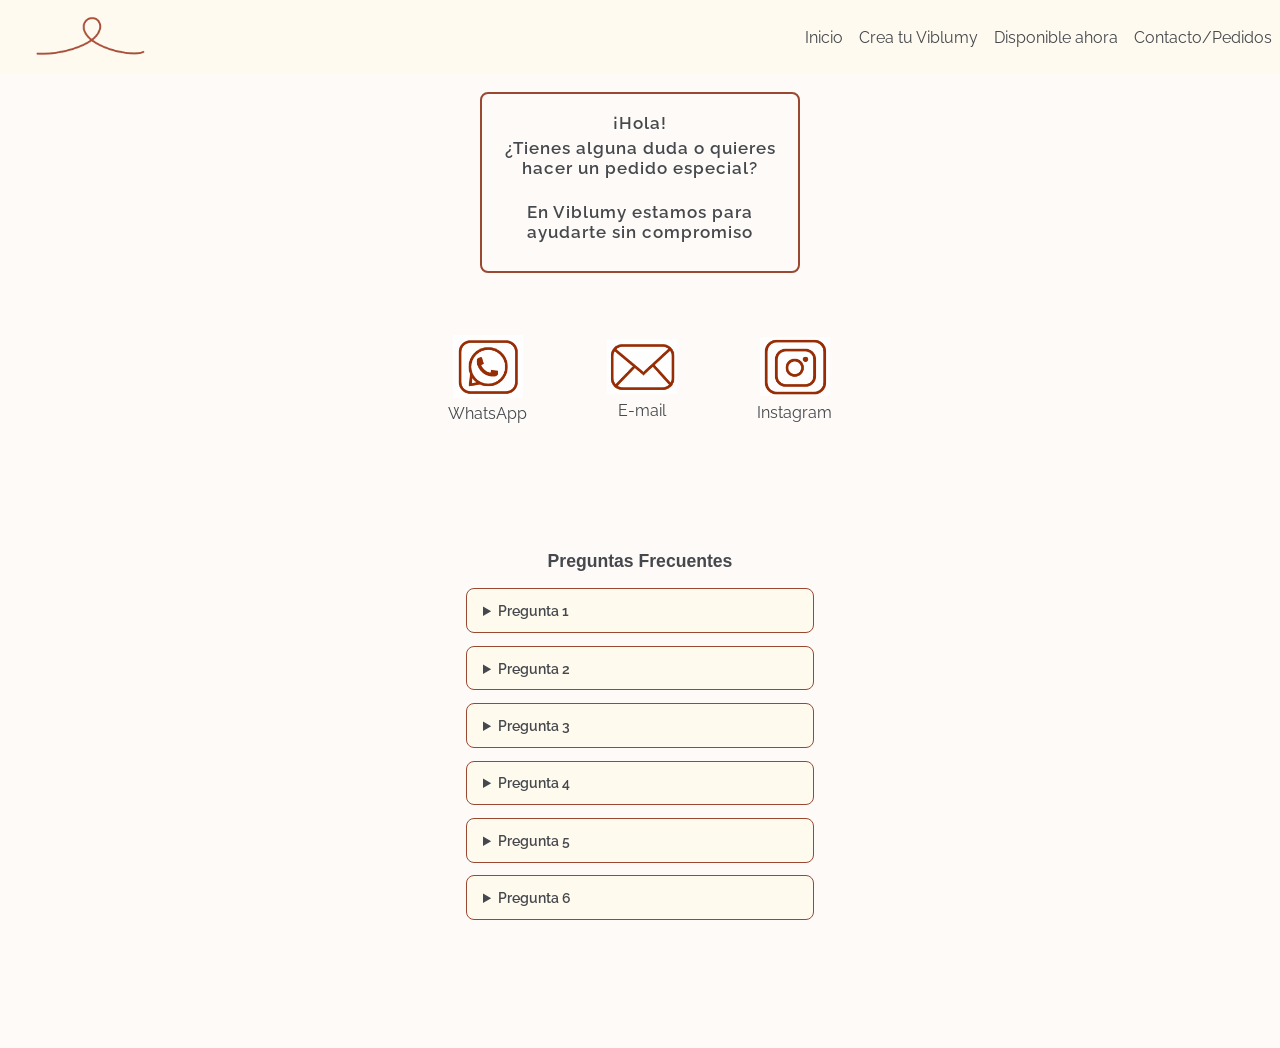
<file: v_contact.html>
<!DOCTYPE html>
<html lang="en">

<head>
    <meta charset="UTF-8">
    <meta name="viewport" content="width=device-width, initial-scale=1.0">
    <title>Viblumy</title>
    <link rel="icon" href="images/viblumy_icon.ico">
    <link rel="stylesheet" href="https://cdn.jsdelivr.net/npm/bootstrap-icons@1.13.1/font/bootstrap-icons.min.css">
    <link rel="stylesheet" href="styles.css">
</head>

<body>
    <header>
        <img class="logo" src="./images/viblumy_icon.png" alt="Logo">
        <button id="abrir" class="abrir-menu"><i class="bi bi-list"></i></button>
        <nav class="nav" id="nav">
            <button class="cerrar-menu" id="cerrar"><i class="bi bi-x-circle"></i></button>
            <ul class="nav-list">
                <li><a href="index.html">Inicio</a></li>
                <li><a href="index.html#catalogo">Crea tu Viblumy</a></li>
                <li><a href="v_disponib.html">Disponible ahora</a></li>
                <li><a href="v_contact.html">Contacto/Pedidos</a></li>
            </ul>
        </nav>
    </header>
    <script src="script.js"></script>

    <section class="contact">
        <div class="caja-mensaje">
            <p class="txtc txt-contacto1">¡Hola!</p>
            <p class="txtc txt-contacto">¿Tienes alguna duda o quieres hacer un pedido especial?</p>
            <br>
            <p class="txtc txt-contacto">En Viblumy estamos para ayudarte sin compromiso</p>
        </div>
        <div class="contenedor-btns-contacto">
            <a href="https://web.whatsapp.com/" target="_blank" class="btn-contacto">
                <img src="images/whatsapp_icon.png" alt="WhatsApp Icono">
                <span class="url-contacto">WhatsApp</span>
            </a>
            <a href="https://web.whatsapp.com/" target="_blank" class="btn-contacto">
                <img src="images/email_icon.png" alt="Email Icono">
                <span class="url-contacto">E-mail</span>
            </a>
            <a href="https://web.whatsapp.com/" target="_blank" class="btn-contacto">
                <img src="images/instagram_icon.png" alt="Instagram Icono">
                <span class="url-contacto">Instagram</span>
            </a>
        </div>
    </section>

    <section class="seccion-faq">
        <h3>Preguntas Frecuentes</h3>
        <details class="faq-item">
            <summary>Pregunta 1</summary>
            <p>Respuesta 1</p>
        </details>
        <details class="faq-item">
            <summary>Pregunta 2</summary>
            <p>Respuesta 2</p>
        </details>
        <details class="faq-item">
            <summary>Pregunta 3</summary>
            <p>Respuesta 3</p>
        </details>
        <details class="faq-item">
            <summary>Pregunta 4</summary>
            <p>Respuesta 4</p>
        </details>
        <details class="faq-item">
            <summary>Pregunta 5</summary>
            <p>Respuesta 5</p>
        </details>
        <details class="faq-item">
            <summary>Pregunta 6</summary>
            <p>Respuesta 6</p>
        </details>
    </section>

</body>

</html>
</file>
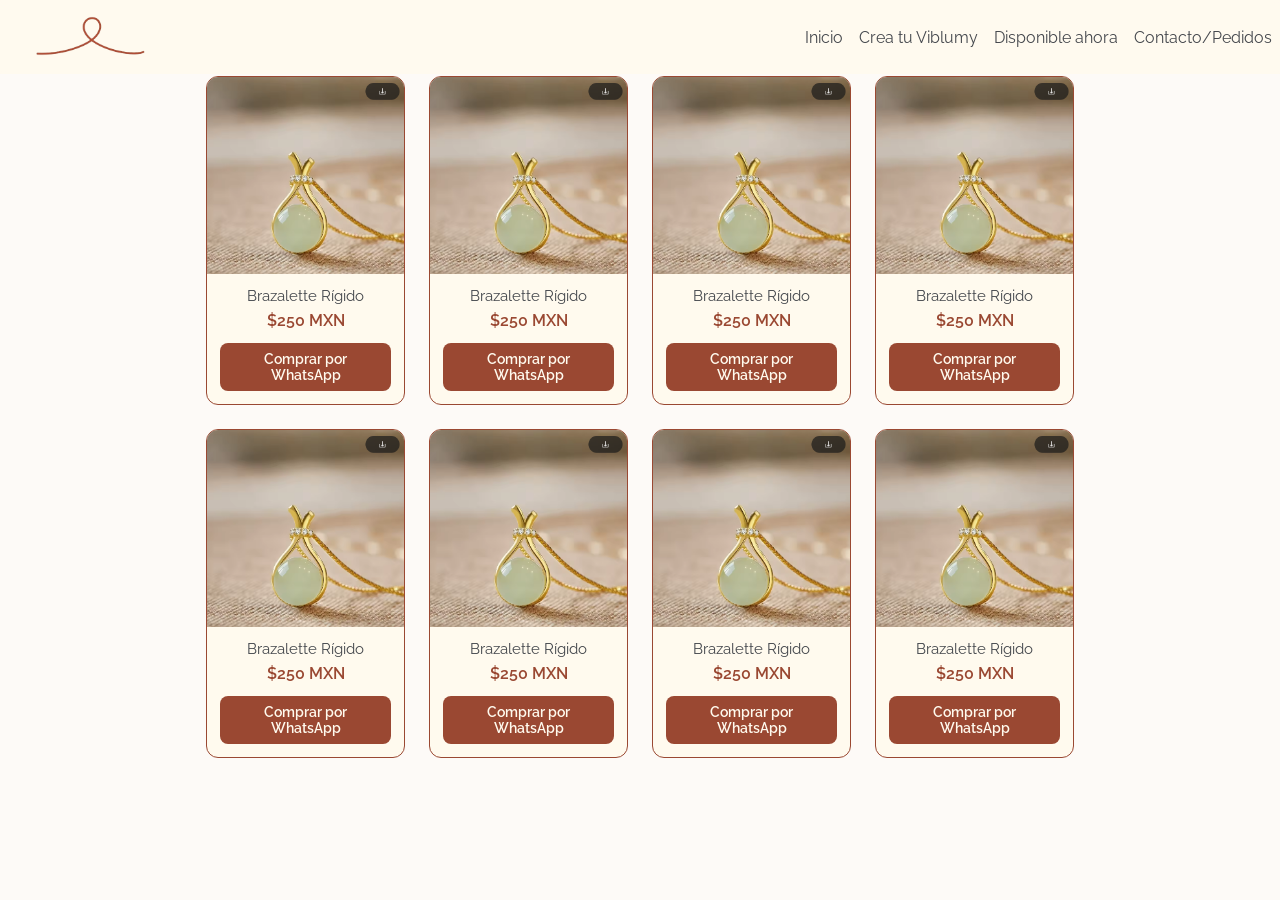
<file: v_disponib.html>
<!DOCTYPE html>
<html lang="en">

<head>
    <meta charset="UTF-8">
    <meta name="viewport" content="width=device-width, initial-scale=1.0">
    <title>Viblumy</title>
    <link rel="icon" href="images/viblumy_icon.ico">
    <link rel="stylesheet" href="https://cdn.jsdelivr.net/npm/bootstrap-icons@1.13.1/font/bootstrap-icons.min.css">
    <link rel="stylesheet" href="styles.css">
</head>

<body>

    <header>
        <img class="logo" src="./images/viblumy_icon.png" alt="Logo">
        <button id="abrir" class="abrir-menu"><i class="bi bi-list"></i></button>
        <nav class="nav" id="nav">
            <button class="cerrar-menu" id="cerrar"><i class="bi bi-x-circle"></i></button>
            <ul class="nav-list">
                <li><a href="index.html">Inicio</a></li>
                <li><a href="index.html#catalogo">Crea tu Viblumy</a></li>
                <li><a href="v_disponib.html">Disponible ahora</a></li>
                <li><a href="v_contact.html">Contacto/Pedidos</a></li>
            </ul>
        </nav>
    </header>

    <!-- <div class="filtros-disponible">
        <button class="btn-filtro-da activa" data-cat="todos">Todos</button>
        <button class="btn-filtro-da" data-cat="joyeria">Joyería</button>
        <button class="btn-filtro-da" data-cat="viblumy">Diseños de Viblumy</button>
    </div>-->

    <section class="catalogo-grid">
        <article class="tarjeta-producto tarjeta-disponible" data-cat="joyeria">
            <img src="images/DijeCorazon.png" alt="Dije Corazón" class="producto-img">
            <div class="producto-info">
                <h3 class="producto-titulo">Brazalette Rígido</h3>
                <p class="producto-precio">$250 MXN</p>

                <button type="button" class="btn-comprar btn-comprar-directo" data-nombre="Brazalette Rígido"
                    data-precio="250">
                    Comprar por WhatsApp
                </button>
            </div>
        </article>
        <article class="tarjeta-producto tarjeta-disponible" data-cat="viblumy">
            <img src="images/DijeCorazon.png" alt="Dije Corazón" class="producto-img">
            <div class="producto-info">
                <h3 class="producto-titulo">Brazalette Rígido</h3>
                <p class="producto-precio">$250 MXN</p>

                <button type="button" class="btn-comprar btn-comprar-directo" data-nombre="Brazalette Rígido"
                    data-precio="250">
                    Comprar por WhatsApp
                </button>
            </div>
        </article>
        <article class="tarjeta-producto tarjeta-disponible" data-cat="joyeria">
            <img src="images/DijeCorazon.png" alt="Dije Corazón" class="producto-img">
            <div class="producto-info">
                <h3 class="producto-titulo">Brazalette Rígido</h3>
                <p class="producto-precio">$250 MXN</p>

                <button type="button" class="btn-comprar btn-comprar-directo" data-nombre="Brazalette Rígido"
                    data-precio="250">
                    Comprar por WhatsApp
                </button>
            </div>
        </article>
        <article class="tarjeta-producto tarjeta-disponible" data-cat="viblumy">
            <img src="images/DijeCorazon.png" alt="Dije Corazón" class="producto-img">
            <div class="producto-info">
                <h3 class="producto-titulo">Brazalette Rígido</h3>
                <p class="producto-precio">$250 MXN</p>

                <button type="button" class="btn-comprar btn-comprar-directo" data-nombre="Brazalette Rígido"
                    data-precio="250">
                    Comprar por WhatsApp
                </button>
            </div>
        </article>
        <article class="tarjeta-producto tarjeta-disponible" data-cat="joyeria">
            <img src="images/DijeCorazon.png" alt="Dije Corazón" class="producto-img">
            <div class="producto-info">
                <h3 class="producto-titulo">Brazalette Rígido</h3>
                <p class="producto-precio">$250 MXN</p>

                <button type="button" class="btn-comprar btn-comprar-directo" data-nombre="Brazalette Rígido"
                    data-precio="250">
                    Comprar por WhatsApp
                </button>
            </div>
        </article>
        <article class="tarjeta-producto tarjeta-disponible" data-cat="viblumy">
            <img src="images/DijeCorazon.png" alt="Dije Corazón" class="producto-img">
            <div class="producto-info">
                <h3 class="producto-titulo">Brazalette Rígido</h3>
                <p class="producto-precio">$250 MXN</p>

                <button type="button" class="btn-comprar btn-comprar-directo" data-nombre="Brazalette Rígido"
                    data-precio="250">
                    Comprar por WhatsApp
                </button>
            </div>
        </article>
        <article class="tarjeta-producto tarjeta-disponible" data-cat="joyeria">
            <img src="images/DijeCorazon.png" alt="Dije Corazón" class="producto-img">
            <div class="producto-info">
                <h3 class="producto-titulo">Brazalette Rígido</h3>
                <p class="producto-precio">$250 MXN</p>

                <button type="button" class="btn-comprar btn-comprar-directo" data-nombre="Brazalette Rígido"
                    data-precio="250">
                    Comprar por WhatsApp
                </button>
            </div>
        </article>
        <article class="tarjeta-producto tarjeta-disponible" data-cat="viblumy">
            <img src="images/DijeCorazon.png" alt="Dije Corazón" class="producto-img">
            <div class="producto-info">
                <h3 class="producto-titulo">Brazalette Rígido</h3>
                <p class="producto-precio">$250 MXN</p>

                <button type="button" class="btn-comprar btn-comprar-directo" data-nombre="Brazalette Rígido"
                    data-precio="250">
                    Comprar por WhatsApp
                </button>
            </div>
        </article>
    </section>

    <script src="script.js"></script>

</body>

</html>
</file>
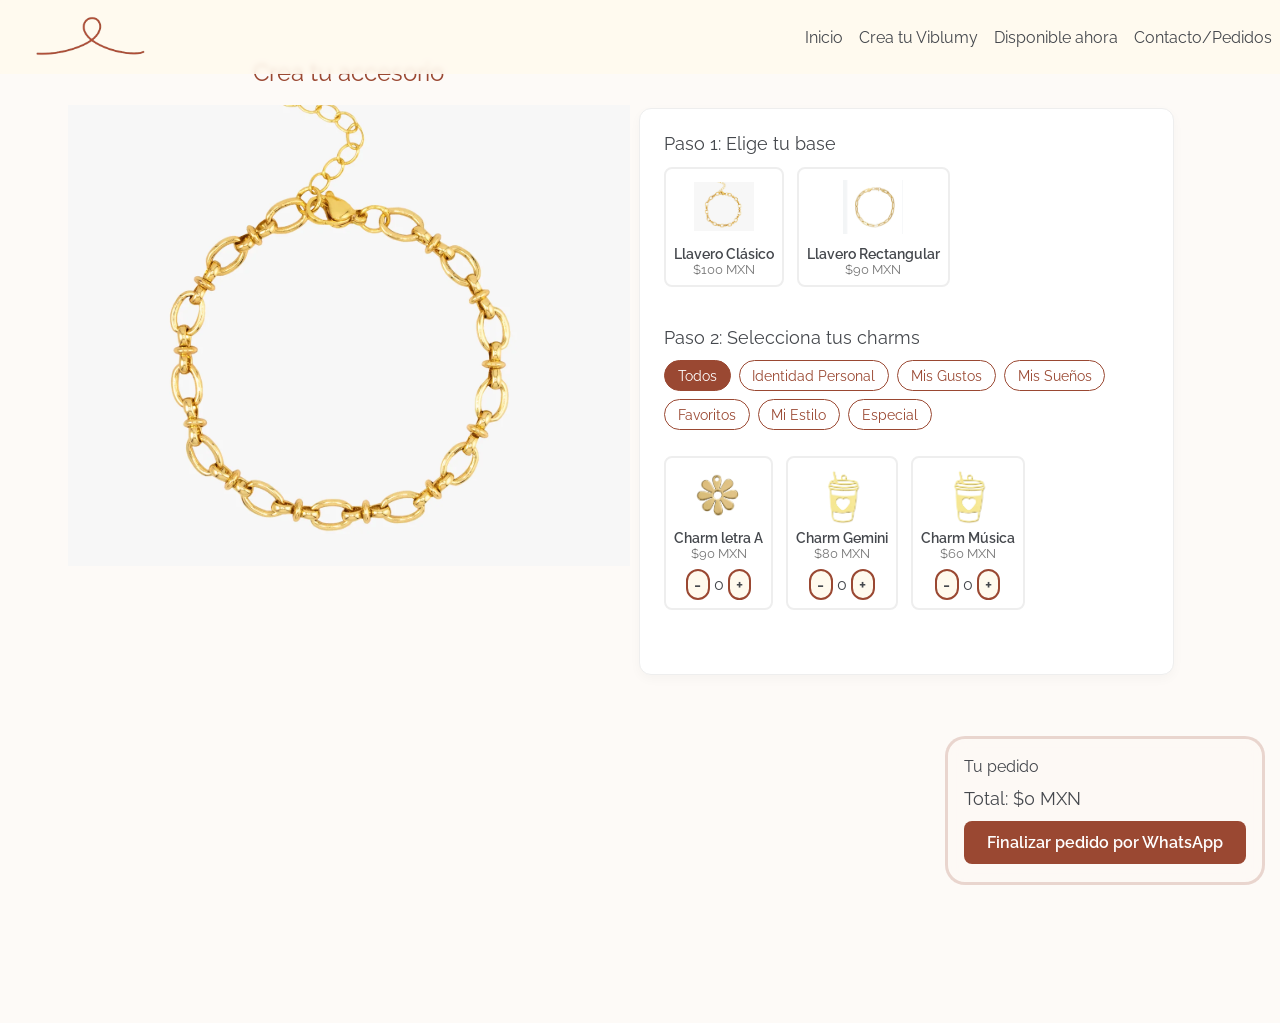
<file: v_llaverosCB.html>
<!DOCTYPE html>
<html lang="es">

<head>
  <meta charset="UTF-8">
  <meta name="viewport" content="width=device-width, initial-scale=1.0">
  <title>Viblumy</title>
  <link rel="icon" href="images/viblumy_icon.ico">
  <link rel="stylesheet" href="https://cdn.jsdelivr.net/npm/bootstrap-icons@1.13.1/font/bootstrap-icons.min.css">
  <link rel="stylesheet" href="styles.css">
</head>

<body>
  <header>
    <img class="logo" src="./images/viblumy_icon.png" alt="Logo">
    <button id="abrir" class="abrir-menu"><i class="bi bi-list"></i></button>
    <nav class="nav" id="nav">
      <button class="cerrar-menu" id="cerrar"><i class="bi bi-x-circle"></i></button>
      <ul class="nav-list">
        <li><a href="index.html">Inicio</a></li>
        <li><a href="index.html#catalogo">Crea tu Viblumy</a></li>
        <li><a href="v_disponib.html">Disponible ahora</a></li>
        <li><a href="v_contact.html">Contacto/Pedidos</a></li>
      </ul>
    </nav>
  </header>

  <main class="personalizador-wrapper">
    <!-- COLUMNA IZQUIERDA: LIENZO Y PREVISUALIZACIÓN -->
    <section class="lienzo-seccion">
      <h3 class="titulo-lienzo">Crea tu accesorio</h3>
      <div class="lienzo-contenedor">
        <!-- Foto de la base seleccionada -->
        <img id="pulsera-actual" src="images/pulsera.png" alt="Base Llavero" class="img-base">
      </div>
    </section>

    <!-- TICKET FLOTANTE / LATERAL (INICIALIZADO VACÍO) -->
    <aside class="ticket-sección">
      <div class="ticket-flotante">
        <div class="ticket-contenido">
          <h3>Tu pedido</h3>

          <div id="lista-pedido"></div>

          <div class="ticket-total">
            <strong>Total: <span id="precio-total">$0 MXN</span></strong>
          </div>

          <button id="btn-whatsapp" class="btn-finalizar">
            Finalizar pedido por WhatsApp
          </button>
        </div>
      </div>
    </aside>

    <!-- COLUMNA DERECHA: PANEL DE OPCIONES -->
    <section class="panel-seccion">

      <!-- 1. SELECCIONAR BASE DE LLAVERO -->
      <div class="bloque-opcion">
        <h3 class="subtitulo-seccion">Paso 1: Elige tu base</h3>
        <div class="pulsera-grid">
          <!-- Llavero Base 1 -->
          <div class="tarjeta-pulsera" data-nombre="Llavero Clásico" data-estilo="clasica" data-img="images/pulsera.png"
            data-tipo="llavero">
            <img src="images/pulsera.png" alt="Llavero Clásico">
            <p class="nombre">Llavero Clásico</p>
            <p class="precio">$100 MXN</p>
          </div>
          <!-- Llavero Base 2 -->
          <div class="tarjeta-pulsera" data-nombre="Llavero Rectangular" data-estilo="rectangular"
            data-img="images/pulsera2.png" data-tipo="llavero">
            <img src="images/pulsera2.png" alt="Llavero Rectangular">
            <p class="nombre">Llavero Rectangular</p>
            <p class="precio">$90 MXN</p>
          </div>
        </div>
      </div> <!-- Fin Paso 1 -->

      <!-- 2. SELECCIONAR CHARMS -->
      <div class="bloque-opcion">
        <h3 class="subtitulo-seccion">Paso 2: Selecciona tus charms</h3>

        <div class="filtros-contenedor">
          <!-- Pestañas Principales (Categorías) -->
          <div class="pestañas-categorias">
            <button class="btn-cat activa" data-cat="todos">Todos</button>
            <button class="btn-cat" data-cat="identidad">Identidad Personal</button>
            <button class="btn-cat" data-cat="gustos">Mis Gustos</button>
            <button class="btn-cat" data-cat="sueños">Mis Sueños</button>
            <button class="btn-cat" data-cat="favoritos">Favoritos</button>
            <button class="btn-cat" data-cat="estilo">Mi Estilo</button>
            <button class="btn-cat" data-cat="especial">Especial</button>
          </div>

          <!-- Cuadrícula de charms -->
          <div class="charm-grid" id="catalogo-charms">
            <!-- Dijes de Iniciales -->
            <div class="tarjeta-charm" data-id="charm-A" data-nombre="Charm letra A" data-cat="identidad"
              data-sub="iniciales" data-img="images/flor_dije.png">
              <img src="images/flor_dije.png" alt="letra A">
              <p class="nombre">Charm letra A</p>
              <p class="precio">$90 MXN</p>

              <div class="contador-box">
                <button class="btn-cant btn-restar">-</button>
                <span class="cant-num">0</span>
                <button class="btn-cant btn-sumar">+</button>
              </div>
            </div>

            <!-- Dijes de Signos Zodiacales -->
            <div class="tarjeta-charm" data-id="charm-Gemini" data-nombre="Charm Gemini" data-cat="identidad"
              data-sub="zodiaco" data-img="images/cafe_dije.png">
              <img src="images/cafe_dije.png" alt="Gemini">
              <p class="nombre">Charm Gemini</p>
              <p class="precio">$80 MXN</p>

              <div class="contador-box">
                <button class="btn-cant btn-restar">-</button>
                <span class="cant-num">0</span>
                <button class="btn-cant btn-sumar">+</button>
              </div>
            </div>

            <!-- Dijes de Símbolos -->
            <div class="tarjeta-charm" data-id="charm-Musica" data-nombre="Charm Musica" data-cat="gustos"
              data-sub="musica" data-img="images/cafe_dije.png">
              <img src="images/cafe_dije.png" alt="Musica">
              <p class="nombre">Charm Música</p>
              <p class="precio">$60 MXN</p>

              <div class="contador-box">
                <button class="btn-cant btn-restar">-</button>
                <span class="cant-num">0</span>
                <button class="btn-cant btn-sumar">+</button>
              </div>
            </div>
          </div> <!-- Fin catalogo-charms -->
        </div> <!-- Fin filtros-contenedor -->
      </div> <!-- Fin Paso 2 -->

    </section> <!-- Fin panel-seccion -->

  </main>

  <script src="script.js"></script>

  <div style="height: 120px;"></div>
  <div style="height: 20vh; min-height: 140px;"></div>
</body>

</html>
</file>
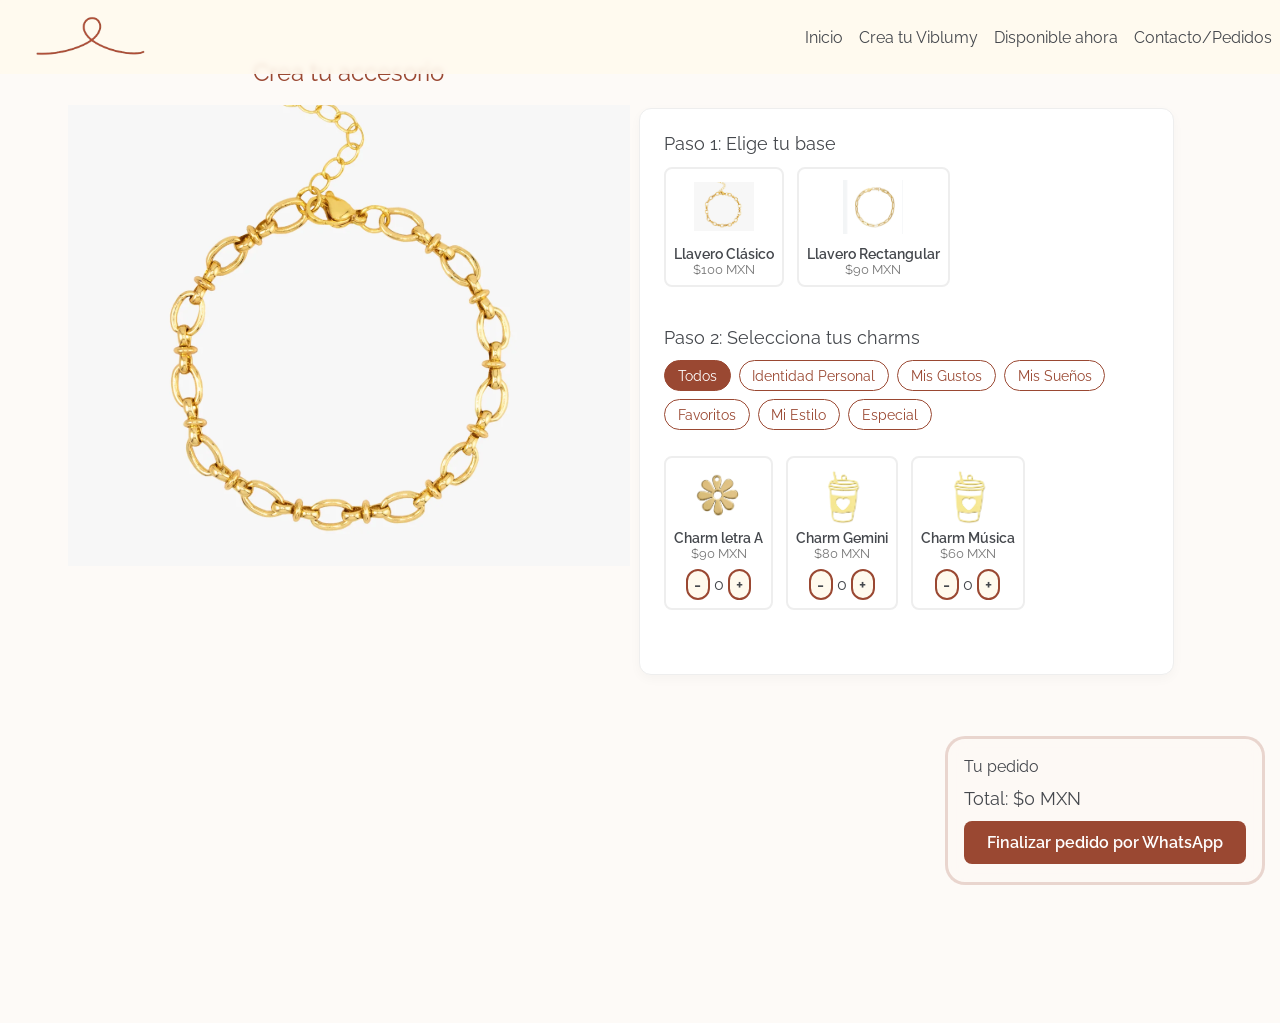
<file: v_llaverosCH.html>
<!DOCTYPE html>
<html lang="es">

<head>
  <meta charset="UTF-8">
  <meta name="viewport" content="width=device-width, initial-scale=1.0">
  <title>Viblumy</title>
  <link rel="icon" href="images/viblumy_icon.ico">
  <link rel="stylesheet" href="https://cdn.jsdelivr.net/npm/bootstrap-icons@1.13.1/font/bootstrap-icons.min.css">
  <link rel="stylesheet" href="styles.css">
</head>

<body>
  <header>
    <img class="logo" src="./images/viblumy_icon.png" alt="Logo">
    <button id="abrir" class="abrir-menu"><i class="bi bi-list"></i></button>
    <nav class="nav" id="nav">
      <button class="cerrar-menu" id="cerrar"><i class="bi bi-x-circle"></i></button>
      <ul class="nav-list">
        <li><a href="index.html">Inicio</a></li>
        <li><a href="index.html#catalogo">Crea tu Viblumy</a></li>
        <li><a href="v_disponib.html">Disponible ahora</a></li>
        <li><a href="v_contact.html">Contacto/Pedidos</a></li>
      </ul>
    </nav>
  </header>

  <main class="personalizador-wrapper">
    <!-- COLUMNA IZQUIERDA: LIENZO Y PREVISUALIZACIÓN -->
    <section class="lienzo-seccion">
      <h3 class="titulo-lienzo">Crea tu accesorio</h3>
      <div class="lienzo-contenedor">
        <!-- Foto de la base seleccionada -->
        <img id="pulsera-actual" src="images/pulsera.png" alt="Base Llavero" class="img-base">
      </div>
    </section>

    <!-- TICKET FLOTANTE / LATERAL (INICIALIZADO VACÍO) -->
    <aside class="ticket-sección">
      <div class="ticket-flotante">
        <div class="ticket-contenido">
          <h3>Tu pedido</h3>

          <div id="lista-pedido"></div>

          <div class="ticket-total">
            <strong>Total: <span id="precio-total">$0 MXN</span></strong>
          </div>

          <button id="btn-whatsapp" class="btn-finalizar">
            Finalizar pedido por WhatsApp
          </button>
        </div>
      </div>
    </aside>

    <!-- COLUMNA DERECHA: PANEL DE OPCIONES -->
    <section class="panel-seccion">

      <!-- 1. SELECCIONAR BASE DE LLAVERO -->
      <div class="bloque-opcion">
        <h3 class="subtitulo-seccion">Paso 1: Elige tu base</h3>
        <div class="pulsera-grid">
          <!-- Llavero Base 1 -->
          <div class="tarjeta-pulsera" data-nombre="Llavero Clásico" data-estilo="clasica" data-img="images/pulsera.png"
            data-tipo="llavero">
            <img src="images/pulsera.png" alt="Llavero Clásico">
            <p class="nombre">Llavero Clásico</p>
            <p class="precio">$100 MXN</p>
          </div>
          <!-- Llavero Base 2 -->
          <div class="tarjeta-pulsera" data-nombre="Llavero Rectangular" data-estilo="rectangular"
            data-img="images/pulsera2.png" data-tipo="llavero">
            <img src="images/pulsera2.png" alt="Llavero Rectangular">
            <p class="nombre">Llavero Rectangular</p>
            <p class="precio">$90 MXN</p>
          </div>
        </div>
      </div> <!-- Fin Paso 1 -->

      <!-- 2. SELECCIONAR CHARMS -->
      <div class="bloque-opcion">
        <h3 class="subtitulo-seccion">Paso 2: Selecciona tus charms</h3>

        <div class="filtros-contenedor">
          <!-- Pestañas Principales (Categorías) -->
          <div class="pestañas-categorias">
            <button class="btn-cat activa" data-cat="todos">Todos</button>
            <button class="btn-cat" data-cat="identidad">Identidad Personal</button>
            <button class="btn-cat" data-cat="gustos">Mis Gustos</button>
            <button class="btn-cat" data-cat="sueños">Mis Sueños</button>
            <button class="btn-cat" data-cat="favoritos">Favoritos</button>
            <button class="btn-cat" data-cat="estilo">Mi Estilo</button>
            <button class="btn-cat" data-cat="especial">Especial</button>
          </div>

          <!-- Cuadrícula de charms -->
          <div class="charm-grid" id="catalogo-charms">
            <!-- Dijes de Iniciales -->
            <div class="tarjeta-charm" data-id="charm-A" data-nombre="Charm letra A" data-cat="identidad"
              data-sub="iniciales" data-img="images/flor_dije.png">
              <img src="images/flor_dije.png" alt="letra A">
              <p class="nombre">Charm letra A</p>
              <p class="precio">$90 MXN</p>

              <div class="contador-box">
                <button class="btn-cant btn-restar">-</button>
                <span class="cant-num">0</span>
                <button class="btn-cant btn-sumar">+</button>
              </div>
            </div>

            <!-- Dijes de Signos Zodiacales -->
            <div class="tarjeta-charm" data-id="charm-Gemini" data-nombre="Charm Gemini" data-cat="identidad" data-img="images/cafe_dije.png">
              <img src="images/cafe_dije.png" alt="Gemini">
              <p class="nombre">Charm Gemini</p>
              <p class="precio">$80 MXN</p>

              <div class="contador-box">
                <button class="btn-cant btn-restar">-</button>
                <span class="cant-num">0</span>
                <button class="btn-cant btn-sumar">+</button>
              </div>
            </div>

            <!-- Dijes de Símbolos -->
            <div class="tarjeta-charm" data-id="charm-Musica" data-nombre="Charm Musica" data-cat="gustos" data-img="images/cafe_dije.png">
              <img src="images/cafe_dije.png" alt="Musica">
              <p class="nombre">Charm Música</p>
              <p class="precio">$60 MXN</p>

              <div class="contador-box">
                <button class="btn-cant btn-restar">-</button>
                <span class="cant-num">0</span>
                <button class="btn-cant btn-sumar">+</button>
              </div>
            </div>
          </div> <!-- Fin catalogo-charms -->
        </div> <!-- Fin filtros-contenedor -->
      </div> <!-- Fin Paso 2 -->

    </section> <!-- Fin panel-seccion -->

  </main>

  <script src="script.js"></script>

  <div style="height: 120px;"></div>
  <div style="height: 20vh; min-height: 140px;"></div>
</body>

</html>
</file>
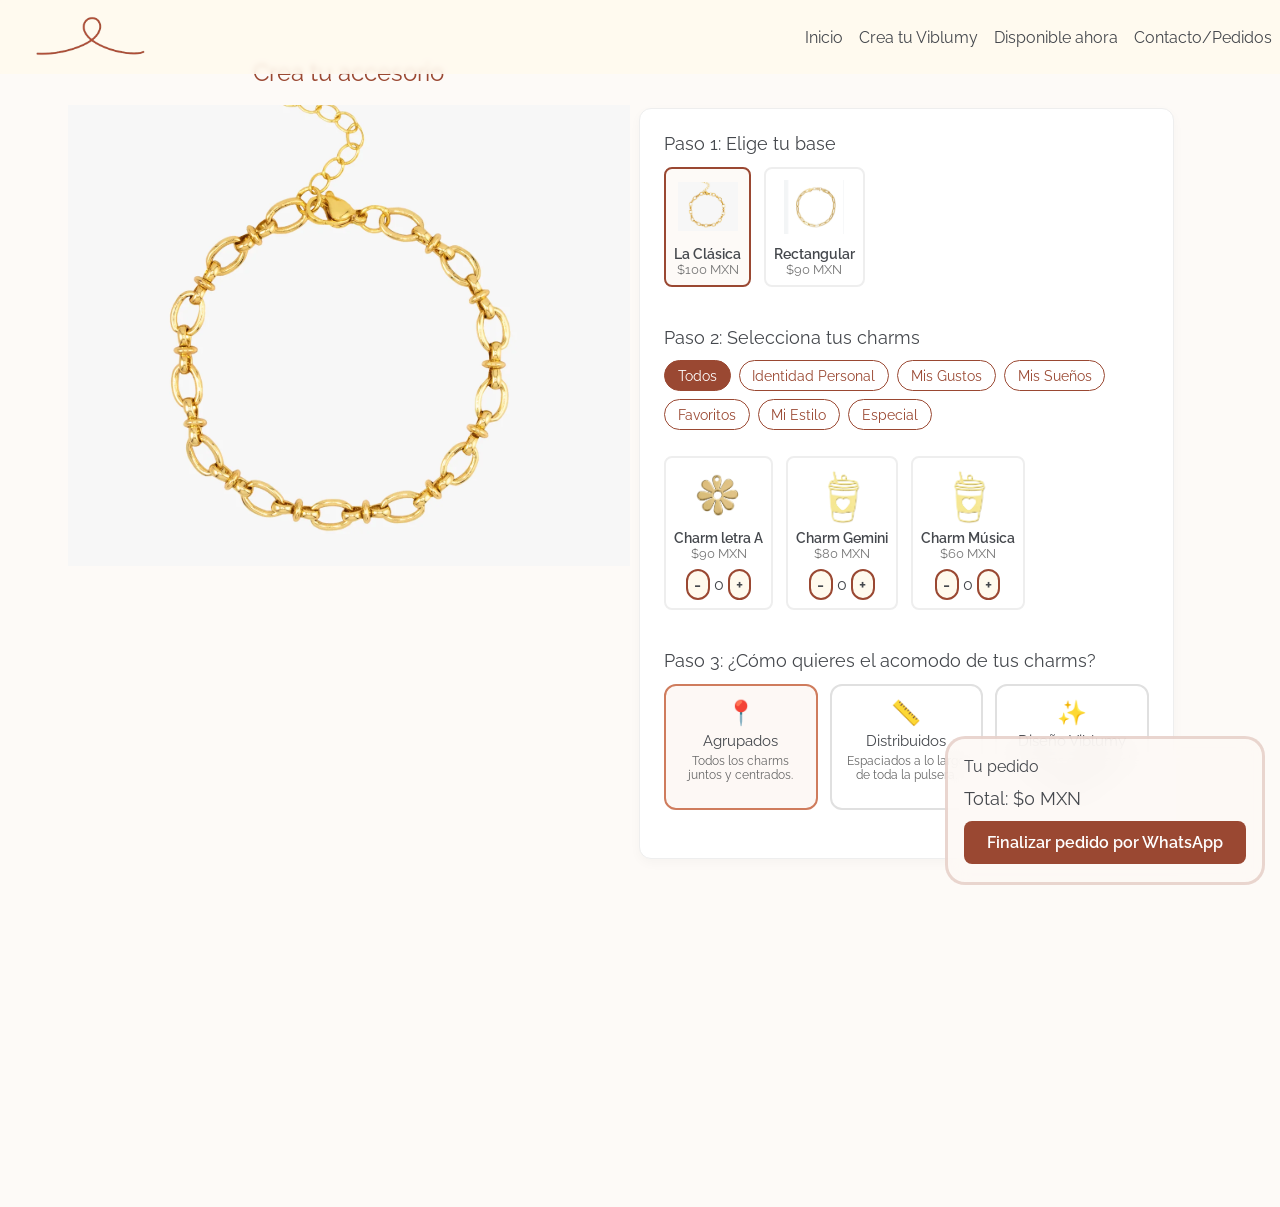
<file: v_pulserasCB.html>
<!DOCTYPE html>
<html lang="es">

<head>
  <meta charset="UTF-8">
  <meta name="viewport" content="width=device-width, initial-scale=1.0">
  <title>Viblumy</title>
  <link rel="icon" href="images/viblumy_icon.ico">
  <link rel="stylesheet" href="https://cdn.jsdelivr.net/npm/bootstrap-icons@1.13.1/font/bootstrap-icons.min.css">
  <link rel="stylesheet" href="styles.css">
</head>

<body>
  <header>
    <img class="logo" src="./images/viblumy_icon.png" alt="Logo">
    <button id="abrir" class="abrir-menu"><i class="bi bi-list"></i></button>
    <nav class="nav" id="nav">
      <button class="cerrar-menu" id="cerrar"><i class="bi bi-x-circle"></i></button>
      <ul class="nav-list">
        <li><a href="index.html">Inicio</a></li>
        <li><a href="index.html#catalogo">Crea tu Viblumy</a></li>
        <li><a href="v_disponib.html">Disponible ahora</a></li>
        <li><a href="v_contact.html">Contacto/Pedidos</a></li>
      </ul>
    </nav>
  </header>

  <main class="personalizador-wrapper">
    <!-- COLUMNA IZQUIERDA: LIENZO Y PREVISUALIZACIÓN -->
    <section class="lienzo-seccion">
      <h3 class="titulo-lienzo">Crea tu accesorio</h3>
      <div class="lienzo-contenedor">
        <!-- Foto de la base seleccionada -->
        <img id="pulsera-actual" src="images/pulsera.png" alt="Pulsera Clásica" class="img-base">
      </div>
    </section>

    <!-- TICKET FLOTANTE / LATERAL -->
    <aside class="ticket-sección">
      <div class="ticket-flotante">
        <div class="ticket-contenido">
          <h3>Tu pedido</h3>

          <div id="lista-pedido">
            <!-- JS agregará la base seleccionada y los charms -->
          </div>

          <div class="ticket-total">
            <strong>Total: <span id="precio-total">$0 MXN</span></strong>
          </div>

          <button id="btn-whatsapp" class="btn-finalizar">
            Finalizar pedido por WhatsApp
          </button>
        </div>
      </div>
    </aside>

    <!-- COLUMNA DERECHA: PANEL DE OPCIONES -->
    <section class="panel-seccion">
      
      <!-- 1. SELECCIONAR CADENA BASE -->
      <div class="bloque-opcion">
        <h3 class="subtitulo-seccion">Paso 1: Elige tu base</h3>
        <div class="pulsera-grid">
          <!-- Cadena 1 -->
          <div class="tarjeta-pulsera activa" data-nombre="La Clásica" data-estilo="clasica" data-img="images/pulsera.png" data-tipo="pulsera">
            <img src="images/pulsera.png" alt="Pulsera Clásica">
            <p class="nombre">La Clásica</p>
            <p class="precio">$100 MXN</p>
          </div>
          <!-- Cadena 2 -->
          <div class="tarjeta-pulsera" data-nombre="Rectangular" data-estilo="rectangular" data-img="images/pulsera2.png" data-tipo="pulsera">
            <img src="images/pulsera2.png" alt="Pulsera Rectangular">
            <p class="nombre">Rectangular</p>
            <p class="precio">$90 MXN</p>
          </div>
        </div>
      </div> <!-- Fin Paso 1 -->

      <!-- 2. SELECCIONAR CHARMS -->
      <div class="bloque-opcion">
        <h3 class="subtitulo-seccion">Paso 2: Selecciona tus charms</h3>

        <div class="filtros-contenedor">
          <!-- Pestañas Principales (Categorías) -->
          <div class="pestañas-categorias">
            <button class="btn-cat activa" data-cat="todos">Todos</button>
            <button class="btn-cat" data-cat="identidad">Identidad Personal</button>
            <button class="btn-cat" data-cat="gustos">Mis Gustos</button>
            <button class="btn-cat" data-cat="sueños">Mis Sueños</button>
            <button class="btn-cat" data-cat="favoritos">Favoritos</button>
            <button class="btn-cat" data-cat="estilo">Mi Estilo</button>
            <button class="btn-cat" data-cat="especial">Especial</button>
          </div>

          <!-- Pestañas Secundarias (Subcategorías) -->
          <!-- <div class="pestañas-subcategorias" id="subcategorias-identidad" style="display: none;">
            <button class="btn-subcat" data-sub="iniciales">Iniciales</button>
            <button class="btn-subcat" data-sub="zodiaco">Signos Zodiacales</button>
          </div>

          <div class="pestañas-subcategorias" id="subcategorias-gustos" style="display: none;">
            <button class="btn-subcat" data-sub="musica">Música</button>
            <button class="btn-subcat" data-sub="fotografia">Fotografía</button>
            <button class="btn-subcat" data-sub="deporte">Deporte</button>
            <button class="btn-subcat" data-sub="viaje">Viaje</button>
          </div>

          <div class="pestañas-subcategorias" id="subcategorias-sueños" style="display: none;">
            <button class="btn-subcat" data-sub="estrella">Estrella</button>
            <button class="btn-subcat" data-sub="luna">Luna</button>
            <button class="btn-subcat" data-sub="corona">Corona</button>
            <button class="btn-subcat" data-sub="avion">Avión</button>
            <button class="btn-subcat" data-sub="llave">Llave</button>
            <button class="btn-subcat" data-sub="angel">Ángel</button>
            <button class="btn-subcat" data-sub="trebol">Trébol</button>
          </div>

          <div class="pestañas-subcategorias" id="subcategorias-favoritos" style="display: none;">
            <button class="btn-subcat" data-sub="gato">Gato</button>
            <button class="btn-subcat" data-sub="perro">Perro</button>
            <button class="btn-subcat" data-sub="caballo">Caballo</button>
            <button class="btn-subcat" data-sub="mariposa">Mariposa</button>
            <button class="btn-subcat" data-sub="flor">Flor</button>
            <button class="btn-subcat" data-sub="frutas">Frutas</button>
            <button class="btn-subcat" data-sub="bebida">Bebida</button>
          </div>

          <div class="pestañas-subcategorias" id="subcategorias-estilo" style="display: none;">
            <button class="btn-subcat" data-sub="moño">Moño</button>
            <button class="btn-subcat" data-sub="corazon">Corazón</button>
            <button class="btn-subcat" data-sub="estrella">Estrella</button>
            <button class="btn-subcat" data-sub="flor">Flor</button>
            <button class="btn-subcat" data-sub="geometrico">Geométrico</button>
            <button class="btn-subcat" data-sub="angel">Ángel</button>
            <button class="btn-subcat" data-sub="sol-luna">Sol / Luna</button>
          </div>

          <div class="pestañas-subcategorias" id="subcategorias-especial" style="display: none;">
            <button class="btn-subcat" data-sub="abalorio">Circonita</button>
            <button class="btn-subcat" data-sub="esmaltado">Esmaltado</button>
            <button class="btn-subcat" data-sub="cuenta">Cuenta</button>
          </div> -->

          <!-- Cuadrícula de charms -->
          <div class="charm-grid" id="catalogo-charms">
            <!-- Dijes de Iniciales -->
            <div class="tarjeta-charm" data-id="charm-A" data-nombre="Charm letra A" data-cat="identidad" data-img="images/flor_dije.png">
              <img src="images/flor_dije.png" alt="letra A">
              <p class="nombre">Charm letra A</p>
              <p class="precio">$90 MXN</p>
              <div class="contador-box">
                <button class="btn-cant btn-restar">-</button>
                <span class="cant-num">0</span>
                <button class="btn-cant btn-sumar">+</button>
              </div>
            </div>

            <!-- Dijes de Signos Zodiacales -->
            <div class="tarjeta-charm" data-id="charm-Gemini" data-nombre="Charm Gemini" data-cat="identidad" data-img="images/cafe_dije.png">
              <img src="images/cafe_dije.png" alt="Gemini">
              <p class="nombre">Charm Gemini</p>
              <p class="precio">$80 MXN</p>
              <div class="contador-box">
                <button class="btn-cant btn-restar">-</button>
                <span class="cant-num">0</span>
                <button class="btn-cant btn-sumar">+</button>
              </div>
            </div>

            <!-- Dijes de Símbolos -->
            <div class="tarjeta-charm" data-id="charm-Musica" data-nombre="Charm Musica" data-cat="gustos" data-img="images/cafe_dije.png">
              <img src="images/cafe_dije.png" alt="Musica">
              <p class="nombre">Charm Música</p>
              <p class="precio">$60 MXN</p>
              <div class="contador-box">
                <button class="btn-cant btn-restar">-</button>
                <span class="cant-num">0</span>
                <button class="btn-cant btn-sumar">+</button>
              </div>
            </div>
          </div> <!-- Fin catalogo-charms -->
        </div> <!-- Fin filtros-contenedor -->
      </div> <!-- Fin Paso 2 -->

      <!-- 3. ACOMODO (DENTRO DE PANEL-SECCION) -->
      <div class="bloque-opcion seccion-acomodo">
        <h3 class="subtitulo-seccion">Paso 3: ¿Cómo quieres el acomodo de tus charms?</h3>

        <div class="acomodo-grid">
          <!-- Opción 1: Agrupados -->
          <label class="tarjeta-acomodo activa">
            <input type="radio" name="estilo_acomodo" value="Agrupados (juntos al centro)" checked hidden>
            <div class="acomodo-contenido">
              <span class="icono-acomodo">📍</span>
              <h4>Agrupados</h4>
              <p>Todos los charms juntos y centrados.</p>
            </div>
          </label>

          <!-- Opción 2: Distribuidos -->
          <label class="tarjeta-acomodo">
            <input type="radio" name="estilo_acomodo" value="Distribuidos (a lo largo)" hidden>
            <div class="acomodo-contenido">
              <span class="icono-acomodo">📏</span>
              <h4>Distribuidos</h4>
              <p>Espaciados a lo largo de toda la pulsera.</p>
            </div>
          </label>

          <!-- Opción 3: A tu criterio / Asesoría -->
          <label class="tarjeta-acomodo">
            <input type="radio" name="estilo_acomodo" value="A tu criterio" hidden>
            <div class="acomodo-contenido">
              <span class="icono-acomodo">✨</span>
              <h4>Diseño Viblumy</h4>
              <p>Nosotras elegimos el mejor acomodo estético.</p>
            </div>
          </label>
        </div>
      </div> <!-- Fin Paso 3 -->

    </section> <!-- Fin panel-seccion -->
  </main>

  <script src="script.js"></script>

  <div style="height: 120px;"></div>
  <div style="height: 20vh; min-height: 140px;"></div>
</body>

</html>
</file>
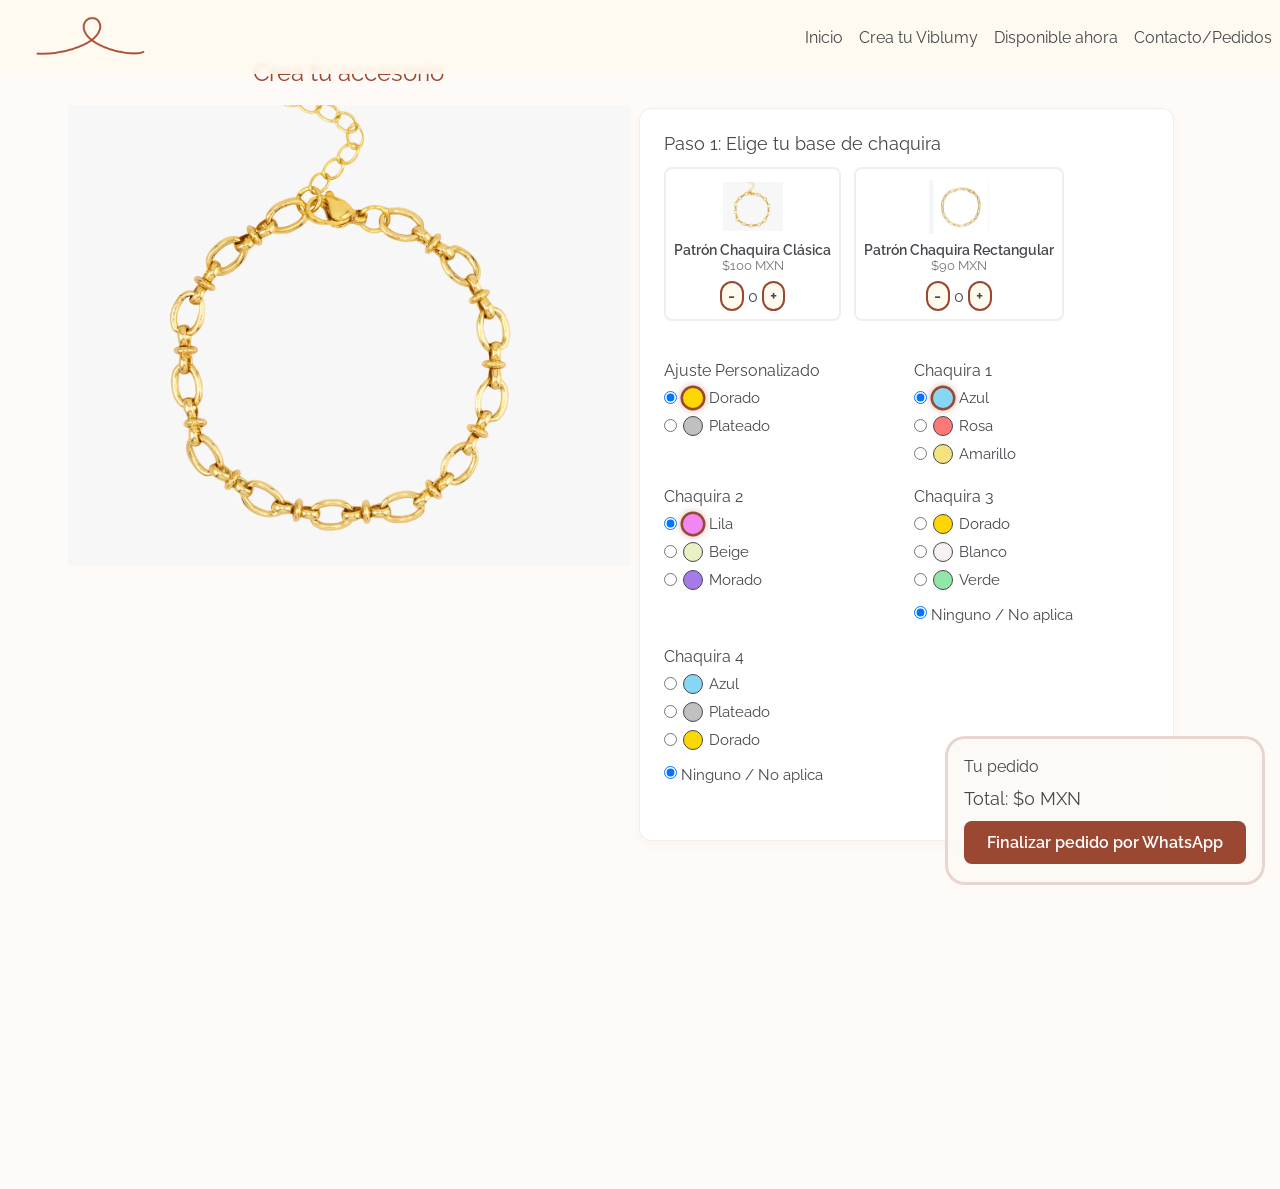
<file: v_pulserasCH.html>
<!DOCTYPE html>
<html lang="es">

<head>
    <meta charset="UTF-8">
    <meta name="viewport" content="width=device-width, initial-scale=1.0">
    <title>Viblumy</title>
    <link rel="icon" href="images/viblumy_icon.ico">
    <link rel="stylesheet" href="https://cdn.jsdelivr.net/npm/bootstrap-icons@1.13.1/font/bootstrap-icons.min.css">
    <link rel="stylesheet" href="styles.css">
</head>

<body>
    <header>
        <img class="logo" src="./images/viblumy_icon.png" alt="Logo">
        <button id="abrir" class="abrir-menu"><i class="bi bi-list"></i></button>
        <nav class="nav" id="nav">
            <button class="cerrar-menu" id="cerrar"><i class="bi bi-x-circle"></i></button>
            <ul class="nav-list">
                <li><a href="index.html">Inicio</a></li>
                <li><a href="index.html#catalogo">Crea tu Viblumy</a></li>
                <li><a href="v_disponib.html">Disponible ahora</a></li>
                <li><a href="v_contact.html">Contacto/Pedidos</a></li>
            </ul>
        </nav>
    </header>

    <main class="personalizador-wrapper">
        <!-- COLUMNA IZQUIERDA: LIENZO Y PREVISUALIZACIÓN -->
        <section class="lienzo-seccion">
            <h3 class="titulo-lienzo">Crea tu accesorio</h3>
            <div class="lienzo-contenedor">
                <img id="pulsera-actual" src="images/pulsera.png" alt="Pulsera Clasica" class="img-base">
            </div>
        </section>

        <aside class="ticket-sección">
            <div class="ticket-flotante">
                <div class="ticket-contenido">
                    <h3>Tu pedido</h3>
                    <div id="lista-pedido">
                        <!-- Aquí JS agregará la base y el patrón de chaquiras -->
                    </div>
                    <div class="ticket-total">
                        <strong>Total: <span id="precio-total">$0 MXN</span></strong>
                    </div>
                    <button id="btn-whatsapp" class="btn-finalizar">
                        Finalizar pedido por WhatsApp
                    </button>
                </div>
            </div>
        </aside>

        <!-- COLUMNA DERECHA: PANEL DE OPCIONES -->
        <section class="panel-seccion">
            <div class="bloque-opcion">
                <h3 class="subtitulo-seccion">Paso 1: Elige tu base de chaquira</h3>
                <div class="pulsera-grid">

                    <!-- Tarjeta 1: AHORA TIENE data-cat="chaquiras" EN EL DIV PRINCIPAL -->
                    <div class="tarjeta-charm" data-nombre="Patrón Chaquira Clásica" data-precio="100"
                        data-cat="chaquiras" data-img="images/pulsera.png">
                        <img src="images/pulsera.png" alt="Pulsera Clásica">
                        <p class="nombre">Patrón Chaquira Clásica</p>
                        <p class="precio">$100 MXN</p>
                        <div class="contador-box">
                            <button class="btn-cant btn-restar">-</button>
                            <span class="cant-num">0</span>
                            <button class="btn-cant btn-sumar">+</button>
                        </div>
                    </div>

                    <!-- Tarjeta 2 -->
                    <div class="tarjeta-charm" data-nombre="Patrón Chaquira Rectangular" data-precio="90"
                        data-cat="chaquiras" data-img="images/pulsera2.png">
                        <img src="images/pulsera2.png" alt="Pulsera Rectangular">
                        <p class="nombre">Patrón Chaquira Rectangular</p>
                        <p class="precio">$90 MXN</p>
                        <div class="contador-box">
                            <button class="btn-cant btn-restar">-</button>
                            <span class="cant-num">0</span>
                            <button class="btn-cant btn-sumar">+</button>
                        </div>
                    </div>

                </div>
            </div>

            <!-- PANEL DE COLORES DE CHAQUIRA -->
            <div class="bloque-opcion">
                <div class="colores-grid">

                    <div class="grupo-seccion">
                        <p class="titulo-opcion">Ajuste Personalizado</p>
                        <label class="colores"><input type="radio" name="color-joyeria" value="Dorado" checked>
                            <div style="background-color: gold;" class="muestra-color"></div>
                            <p>Dorado</p>
                        </label>
                        <label class="colores"><input type="radio" name="color-joyeria" value="Plateado">
                            <div style="background-color: silver;" class="muestra-color"></div>
                            <p>Plateado</p>
                        </label>
                    </div>

                    <div class="grupo-seccion">
                        <p class="titulo-opcion">Chaquira 1</p>
                        <label class="colores"><input type="radio" name="color-chaquira1" value="Azul" checked>
                            <div style="background-color: rgb(135, 214, 243);" class="muestra-color"></div>
                            <p>Azul</p>
                        </label>
                        <label class="colores"><input type="radio" name="color-chaquira1" value="Rosa">
                            <div style="background-color: rgb(255, 120, 120);" class="muestra-color"></div>
                            <p>Rosa</p>
                        </label>
                        <label class="colores"><input type="radio" name="color-chaquira1" value="Amarillo">
                            <div style="background-color: rgb(243, 226, 126);" class="muestra-color"></div>
                            <p>Amarillo</p>
                        </label>
                    </div>

                    <div class="grupo-seccion">
                        <p class="titulo-opcion">Chaquira 2</p>
                        <label class="colores"><input type="radio" name="color-chaquira2" value="Lila" checked>
                            <div style="background-color: rgb(241, 135, 243);" class="muestra-color"></div>
                            <p>Lila</p>
                        </label>
                        <label class="colores"><input type="radio" name="color-chaquira2" value="Beige">
                            <div style="background-color: rgb(233, 240, 196);" class="muestra-color"></div>
                            <p>Beige</p>
                        </label>
                        <label class="colores"><input type="radio" name="color-chaquira2" value="Morado">
                            <div style="background-color: rgb(166, 122, 232);" class="muestra-color"></div>
                            <p>Morado</p>
                        </label>
                    </div>

                    <div class="grupo-seccion">
                        <p class="titulo-opcion">Chaquira 3</p>
                        <label class="colores"><input type="radio" name="color-chaquira3" value="Dorado">
                            <div style="background-color: gold;" class="muestra-color"></div>
                            <p>Dorado</p>
                        </label>
                        <label class="colores"><input type="radio" name="color-chaquira3" value="Blanco">
                            <div style="background-color: rgb(249, 241, 241);" class="muestra-color"></div>
                            <p>Blanco</p>
                        </label>
                        <label class="colores"><input type="radio" name="color-chaquira3" value="Verde">
                            <div style="background-color: rgb(146, 231, 167);" class="muestra-color"></div>
                            <p>Verde</p>
                        </label>
                        <label>
                            <input type="radio" name="color-chaquira3" value="null" checked>
                            <div class="ninguno">Ninguno / No aplica</div>
                        </label>
                    </div>

                    <div class="grupo-seccion">
                        <p class="titulo-opcion">Chaquira 4</p>
                        <label class="colores"><input type="radio" name="color-chaquira4" value="Azul">
                            <div style="background-color: rgb(135, 214, 243);" class="muestra-color"></div>
                            <p>Azul</p>
                        </label>
                        <label class="colores"><input type="radio" name="color-chaquira4" value="Plateado">
                            <div style="background-color: silver;" class="muestra-color"></div>
                            <p>Plateado</p>
                        </label>
                        <label class="colores"><input type="radio" name="color-chaquira4" value="Dorado">
                            <div style="background-color: gold;" class="muestra-color"></div>
                            <p>Dorado</p>
                        </label>
                        <label>
                            <input type="radio" name="color-chaquira4" value="null" checked>
                            <div class="ninguno">Ninguno / No aplica</div>
                        </label>
                    </div>

                </div>
            </div>
        </section>
    </main>

    <script src="script.js"></script>

    <div style="height: 120px;"></div>
    <div style="height: 20vh; min-height: 140px;"></div>
</body>

</html>
</file>
<file: styles.css>
/*Elementos determinados 
Color Terracota: #9a4832
Color Beige: #fffaee
Color Grafito: #45484d
*/

/*Tipografias*/
@font-face {
  font-family: 'Raleway';
  src: url(fonts/Raleway-Regular.ttf) format(truetype);
  font-weight: 400;
  font-style: normal;
}

@font-face {
  font-family: 'Raleway';
  src: url(fonts/Raleway-SemiBold.ttf) format(truetype);
  font-weight: 800;
  font-style: normal;
}

@font-face {
  font-family: 'Moonjelly';
  src: url(fonts/Moonjelly-Light.otf) format(truetype);
  font-weight: 400;
  font-style: normal;
}

@font-face {
  font-family: 'Moonjelly';
  src: url(fonts/Moonjelly-Bold.otf) format(truetype);
  font-weight: 700;
  font-style: normal;
}

@font-face {
  font-family: 'Alice', sans-serif;
  src: url(fonts/Arvo-Regular.ttf) format(truetype);
  font-weight: 400;
  font-style: normal;
}

@font-face {
  font-family: 'Yeseva', sans-serif;
  src: url(fonts/YesevaOne-Regular.ttf) format(truetype);
  font-weight: 400;
  font-style: normal;
}
@font-face {
  font-family: 'Mango', sans-serif;
  src: url(fonts/MangoCamise-Regular-BF6a6d9352645de.ttf) format(truetype);
  font-weight: 400;
  font-style: normal;
}

@font-face {
  font-family: 'Averia';
  src: url(fonts/AveriaSerifLibre-Regular.ttf) format(truetype);
  font-weight: 400;
  font-style: normal;
}

/* RESET Y REGLAS DE DESPLAZAMIENTO GENERAL */
* {
  margin: 0;
  padding: 0;
  box-sizing: border-box;
  font-family: 'Raleway', sans-serif;
  font-weight: 400;
}

html,
body {
  width: 100%;
  min-height: 100vh;
  overflow-x: hidden;
  /* Evita desplazamiento horizontal no deseado */
  overflow-y: auto;
  /* Asegura que el scroll vertical funcione siempre */
  background-color: #fdfaf7;
  color: #45484d;
  scroll-behavior: smooth;

}

body {
  padding-top: 60px; /* Evita que el header tape el inicio de la página */
}

/* HEADER */
header {
  display: flex;
  align-items: center;
  justify-content: space-between;
  padding: 0.5rem;
  background-color: rgba(255, 250, 238, 0.85);
  top: 0;
  z-index: 1000;
  
  /* Usar fixed garantiza que siempre te siga arriba */
  position: fixed;
  top: 0;
  left: 0;
  right: 0;
  width: 100%;
  z-index: 1000;
  
  backdrop-filter: blur(2.5px);
  -webkit-backdrop-filter: blur(3px);
}

.logo {
  max-width: 10rem;
}

.nav-list {
  list-style-type: none;
  display: flex;
  gap: 1rem;
}

.nav-list li a {
  text-decoration: none;
  color: #45484d;
}

.abrir-menu,
.cerrar-menu {
  display: none;
}

/* INICIO */
.hero-content {
  display: flex;
  justify-content: center;
  align-items: center;
  text-align: center;
  flex-direction: column;
  position: relative;
  padding: 0.5rem;
}

.logo-hero {
  max-width: 300px;
  height: auto;
  margin-bottom: 0;
  margin-top: 80px;
}

.viblumy-hero {
  font-family: 'Moonjelly';
  font-weight: 400;
  font-size: 50px;
  color: #9a4832;
  letter-spacing: 5px;
  margin-top: -15px;
  line-height: 1;
  margin-bottom: 20px;
  text-shadow: 1px 0 0 currentColor, -1px 0 0 currentColor;
}

.txt-inicio {
  font-family: 'Averia';
  font-weight: lighter;
  font-size: 20px;
  color: #45484d;
  letter-spacing: 1px;
  margin-bottom: 10px;
}

.boton-comenzar {
  background-color: #fffaee;
  border: 2px solid #9a4832;
  border-radius: 15px;
  cursor: pointer;
  padding: 10px 20px;
  transition: background-color 0.3s ease, transform 0.3s ease;
}

.boton-comenza {
  text-decoration: none;
  color: #45484d;
  font-family: 'Raleway', sans-serif;
  font-size: 17px;
  font-weight: bold;
}

.boton-comenzar:hover {
  background-color: #f5aa95;
  transform: scale(1.1);
}

/* CREA TU VIBLUMY - INICIO */
#catalogo {
  scroll-margin-top: 80px;
}

.title-cat {
  text-align: center;
  position: relative;
  flex-direction: column;
  padding: 0.5rem;
  margin-top: 400px;
  margin-bottom: -17px;
  font-family: 'Mango';
  font-weight: bold;
  font-size: 40px;
  color: #45484d;
  letter-spacing: 4px;
}

.subt-cat {
  text-align: left;
  position: relative;
  flex-direction: column;
  padding: 3rem;
  margin-top: -40px;
  font-family: 'Yeseva';
  font-weight: bold;
  font-size: 25px;
  color: #45484d;
  letter-spacing: 3px;
}

.btn {
  text-align: center;
  margin-top: -30px;
  margin-bottom: 20px;
  display: inline-flex;
  align-items: center;
  justify-content: center;
  min-width: 380px;
  height: 100px;
  background-color: #fffaee;
  border: 2px solid #9a4832;
  border-radius: 15px;
  cursor: pointer;
  padding: 10px 20px;
  transition: background-color 0.3s ease, transform 0.3s ease;
  text-decoration: none;
  color: #45484d;
  font-family: 'Raleway', sans-serif;
  font-size: 17px;
  font-weight: bold;
}

.boton-pulseras-charm {
  margin-left: 150px;
  margin-right: 10px;
}

.boton-pulseras-charm:hover {
  background-color: #f5aa95;
}

.boton-colgantes-charm {
  margin-right: 40px;
  margin-left: 10px;
}

.boton-colgantes-charm:hover {
  background-color: #f5aa95;
}

.boton-pulseras-chaqui {
  margin-left: 150px;
  margin-right: 10px;
}

.boton-pulseras-chaqui:hover {
  background-color: #f5aa95;
}

.boton-colgantes-chaqui {
  margin-right: 40px;
  margin-left: 10px;
}

.boton-colgantes-chaqui:hover {
  background-color: #f5aa95;
}

/* DISPONIBLE AHORA */
.catalogo-grid {
  display: grid;
  grid-template-columns: repeat(auto-fit, minmax(160px, 1fr));
  gap: 1.5rem;
  padding: 1rem;
  max-width: 900px;
  margin: 0 auto;
}

.tarjeta-producto {
  background-color: #fffaee;
  border: 1px solid #9a4832;
  border-radius: 12px;
  overflow: hidden;
  display: flex;
  flex-direction: column;
  justify-content: space-between;
}

.producto-img {
  width: 100%;
  aspect-ratio: 1 / 1;
  object-fit: cover;
}

.producto-info {
  padding: 0.8rem;
  text-align: center;
}

.producto-titulo {
  font-family: 'Raleway', sans-serif;
  font-size: 0.95rem;
  color: #45484d;
  margin-bottom: 0.4rem;
}

.producto-precio {
  font-family: 'Raleway', sans-serif;
  font-weight: bold;
  color: #9a4832;
  margin-bottom: 0.8rem;
}

.btn-comprar {
  display: block;
  background-color: #9a4832;
  color: #fffaee;
  padding: 0.5rem;
  border-radius: 8px;
  font-family: 'Raleway', sans-serif;
  font-size: 0.85rem;
  font-weight: bold;
  border: none;
  cursor: pointer;
}

.filtros-disponible {
  display: flex;
  justify-content: center;
  gap: 12px;
  margin: 20px 0;
  flex-wrap: wrap;
}

.btn-filtro-da {
  display: inline-flex;
  background-color: transparent;
  color: #45484d;
  border: 2px solid #45484d;
  border-radius: 20px;
  padding: 8px 18px;
  font-size: 14px;
  font-weight: 600;
  font-family: 'Raleway', sans-serif;
  cursor: pointer;
  transition: all 0.3s ease;
}

.btn-filtro-da:hover,
.btn-filtro-da.activa {
  border-color: #9a4832;
}

/* CONTACTO/PEDIDOS */
.caja-mensaje {
  position: relative;
  border: 2px solid #9a4832;
  background-color: transparent;
  border-radius: 8px;
  padding: 1.5rem 1rem;
  text-align: center;
  max-width: 320px;
  margin: 2rem auto;
}

.caja-mensaje::before {
  content: "";
  position: absolute;
  top: -12px;
  left: -12px;
  width: 100%;
  height: 100%;
  border: 3px solid #9a4832;
  border-radius: 8px;
  z-index: -1;
}

.txtc {
  font-family: 'Raleway', sans-serif;
  font-weight: 800;
  font-size: 17px;
  color: #45484d;
  letter-spacing: 1px;
  margin-top: 0px;
  margin-bottom: 5px;
  align-items: center;
}

.txt-contacto1 {
  margin-top: -5px;
}

.contenedor-btns-contacto {
  display: flex;
  justify-content: center;
  gap: 5rem;
  align-items: center;
}

.btn-contacto {
  margin-top: 30px;
  display: flex;
  flex-direction: column;
  align-items: center;
  gap: 0.4rem;
  text-decoration: none;
  color: #45484d;
  cursor: pointer;
}

.btn-contacto img {
  width: 70px;
  height: auto;
}

/* Sección FAQ CONTACTO/PEDIDOS */
.seccion-faq {
  max-width: 380px;
  margin: 8rem auto;
  padding: 0 1rem;
}

.seccion-faq h3 {
  color: #45484d;
  font-family: 'Alice', sans-serif;
  font-weight: bold;
  font-size: 1.1rem;
  text-align: center;
  margin-bottom: 1rem;
}

.faq-item {
  background-color: #fffaee;
  border: 1px solid #9a4832;
  border-radius: 8px;
  margin-bottom: 0.8rem;
  padding: 0.8rem 1rem;
  cursor: pointer;
  transition: all 0.2s ease;
}

.faq-item summary {
  font-family: 'Raleway', sans-serif;
  font-weight: bold;
  color: #45484d;
  font-size: 0.9rem;
  outline: none;
}

.faq-item p {
  margin-top: 0.6rem;
  font-family: 'Raleway', sans-serif;
  font-weight: 400;
  font-size: 0.8rem;
  color: #45484d;
  line-height: 1.4;
}

/* ESTRUCTURA PRINCIPAL DEL PERSONALIZADOR (2 COLUMNAS) */
.personalizador-wrapper {
  display: flex;
  flex-wrap: wrap;
  max-width: 1100px;
  margin: 2rem auto;
  gap: 1.5rem;
  padding: 1rem;
}

.lienzo-seccion {
  flex: 1;
  min-width: 320px;
  display: flex;
  flex-direction: column;
  align-items: center;
  position: relative;
}

.titulo-lienzo {
  font-size: 1.5rem;
  color: #9a4832;
  margin-top: -50px;
  margin-bottom: 2rem;
}

.panel-seccion {
  flex: 1;
  min-width: 320px;
  background: #ffffff;
  padding: 1.5rem;
  border-radius: 12px;
  border: 1px solid #eee;
  box-shadow: 0 4px 12px rgba(0, 0, 0, 0.03);
}

.subtitulo-seccion {
  font-size: 1.1rem;
  color: #45484d;
  margin-bottom: 0.8rem;
}

.bloque-opcion {
  margin-bottom: 1.5rem;
}

/* LIENZO Y BOTONES */
.lienzo-contenedor {
  position: relative;
  width: 100%;
  max-width: 400px;
  height: 400px;
  margin: 1rem auto;
  display: flex;
  justify-content: center;
  align-items: center;
}

.btn-cant {
  text-align: center;
  align-items: center;
  justify-content: center;
  background-color: #fffaee;
  color: #45484d;
  font-family: 'Raleway', sans-serif;
  font-size: 17px;
  font-weight: bold;
  display: inline-flex;
  border-radius: 25px;
  padding: 0.2rem 0.4rem;
  margin-top: 8px;
  border: 2px solid #9a4832;
  cursor: pointer;
  transition: background-color 0.3s ease, transform 0.3s ease;
}

.btn-cant:hover {
  color: #ffffff;
  background-color: #9a4832;
}

/* SELECCIÓN DE CADENAS Y CATALOGO DE DIJES */
.pulsera-grid,
.charm-grid {
  display: flex;
  flex-wrap: wrap;
  gap: 0.8rem;
  margin-top: 0.8rem;
}

.tarjeta-pulsera,
.tarjeta-charm {
  border: 2px solid #eee;
  border-radius: 8px;
  padding: 0.5rem;
  text-align: center;
  cursor: pointer;
  background: #fff;
  transition: border-color 0.2s ease;
  margin-bottom: 1rem;
}

.tarjeta-charm {
  display: flex;
  flex-direction: column;
  align-items: center;
  justify-content: space-between;
}

.tarjeta-pulsera:hover,
.tarjeta-charm:hover {
  border-color: #d4af37;
}

.tarjeta-pulsera.activa {
  border-color: #9a4832;
  background-color: #fdfaf7;
}

.tarjeta-pulsera img,
.tarjeta-charm img {
  width: 60px;
  height: 60px;
  object-fit: contain;
}

.nombre {
  font-size: 0.85rem;
  font-weight: 600;
  margin-top: 0.3rem;
}

.precio {
  font-size: 0.8rem;
  color: #777;
}

/* CATEGORÍAS Y SUBCATEGORÍAS */
.filtros-contenedor {
  display: flex;
  flex-direction: column;
  gap: 0.8rem;
  margin-top: 0.5rem;
}

.pestañas-categorias

/*,
.pestañas-subcategorias*/
  {
  display: flex;
  flex-wrap: wrap;
  gap: 0.5rem;
}

.btn-cat {
  border: 1px solid #9a4832;
  background: transparent;
  color: #9a4832;
  padding: 0.4rem 0.8rem;
  border-radius: 20px;
  cursor: pointer;
  font-size: 0.85rem;
  transition: all 0.2s ease;
}

.btn-cat.activa {
  background: #9a4832;
  color: #ffffff;
}

/*.btn-subcat {
  border: 1px solid #ccc;
  background: #f8f8f8;
  color: #555;
  padding: 0.3rem 0.7rem;
  border-radius: 15px;
  cursor: pointer;
  font-size: 0.8rem;
  transition: all 0.2s ease;
}

.btn-subcat.activa {
  background: #d4af37;
  color: #ffffff;
  border-color: #d4af37;
}*/

/* TICKET FLOTANTE */
.ticket-flotante {
  position: fixed;
  bottom: 15px;
  right: 15px;
  width: 90%;
  max-width: 320px;
  z-index: 999;
}

.ticket-contenido {
  color: #45484d;
  padding: 18px 16px;
  border-radius: 20px;
  background-color: rgba(253, 248, 245, 0.85);
  backdrop-filter: blur(12px);
  -webkit-backdrop-filter: blur(12px);
  border: 3px solid rgba(154, 72, 50, 0.2);
  position: relative;
}

.ticket-contenido:before {
  position: absolute;
  top: -12px;
  /* Sintaxis corregida */
  left: 50%;
  transform: translateX(-50%);
  background-color: #9a4832;
  color: #ffffff;
  font-size: 0.75rem;
  font-weight: bold;
  letter-spacing: 1px;
  padding: 3px 14px;
  border-radius: 12px;
  box-shadow: 0 2px 5px rgba(0, 0, 0, .2);
}

.ticket-contenido h3 {
  margin: 0 0 10px 0;
  font-size: 1rem;
}

#lista-pedido p {
  margin: 4px 0;
  font-size: 0.9rem;
  color: #45484d;
}

.ticket-total {
  margin: 12px 0;
  font-size: 1.1rem;
}

.btn-finalizar {
  width: 100%;
  background-color: #9a4832;
  color: white;
  border: none;
  padding: 12px;
  border-radius: 8px;
  font-size: 1rem;
  font-weight: bold;
  cursor: pointer;
}

/* ACOMODO */
.acomodo-grid {
  display: grid;
  grid-template-columns: repeat(auto-fit, minmax(130px, 1fr));
  gap: 12px;
  margin-top: 10px;
}

.tarjeta-acomodo {
  border: 2px solid #e0e0e0;
  border-radius: 12px;
  padding: 12px;
  text-align: center;
  cursor: pointer;
  transition: all 0.2s ease;
  background-color: #ffffff;
}

.tarjeta-acomodo.activa {
  border-color: #cf7c5d;
  background-color: #fdf8f5;
}

.icono-acomodo {
  font-size: 1.5rem;
  display: block;
  margin-bottom: 5px;
}

.tarjeta-acomodo h4 {
  margin: 4px 0;
  font-size: 0.95rem;
}

.tarjeta-acomodo p {
  font-size: 0.75rem;
  color: #666;
  margin: 0;
}

/* SELECCIÓN Y MUESTRA DE COLOR EN CHAQUIRAS */
.colores-grid {
  display: grid;
  grid-template-columns: repeat(2, 1fr);
  gap: 15px;
}

.ninguno {
  font-family: 'Raleway', sans-serif;
  font-weight: 400;
  font-size: 15px;
  color: #45484d;
  align-items: center;
  gap: 6px;
  display: inline-block;
  vertical-align: middle;
  margin-top: 0.5rem;
  margin-bottom: 0.5rem;
}

.colores {
  display: flex;
  font-family: 'Raleway', sans-serif;
  font-weight: 400;
  font-size: 15px;
  color: #45484d;
  align-items: center;
  margin-top: 0.5rem;
  margin-bottom: 0.5rem;
  cursor: pointer;
}

.muestra-color {
  display: inline-block;
  width: 20px;
  height: 20px;
  border-radius: 50%;
  border: 1px solid #45484d;
  margin: 0 6px;
  transition: transform 0.2s ease, border-color 0.2s ease, box-shadow 0.2s ease;
}

/* ANIMACIÓN: El círculo de chaquira crece y resalta al seleccionarse */
.colores input[type="radio"]:checked+.muestra-color {
  transform: scale(1.25);
  border: 2px solid #9a4832;
  box-shadow: 0 0 6px rgba(154, 72, 50, 0.4);
}

/* AJUSTES RESPONSIVOS (MÓVIL) */
@media screen and (max-width: 550px) {

  .abrir-menu,
  .cerrar-menu {
    display: block;
    border: 0;
    font-size: 1.25rem;
    background-color: transparent;
    color: #45484d;
    cursor: pointer;
  }

  .nav {
    opacity: 0;
    visibility: hidden;
    display: flex;
    flex-direction: column;
    align-items: flex-end;
    gap: 1rem;

    /* Posicionamiento que fuerza ocupar la pantalla completa del teléfono */
    position: fixed;
    top: 0;
    left: auto;
    right: 0;
    bottom: 0;
    
    width: 190px;
    max-width: 200px;
    height: 100vh;
    height: 100dvh;

    background-color: #fffaee;
    padding: 2rem;
    box-shadow: 0 0 0 100vmax rgba(0, 0, 0, .5);
    z-index: 20000;
    overflow-y: auto;
    
    transition: opacity 0.3s ease, visibility 0.3s ease;
  }

  .nav.visible {
    opacity: 1;
    visibility: visible;
  }

  .nav-list {
    flex-direction: column;
    align-items: flex-end;
  }

  .nav-list li a {
    color: #45484d;
  }

  .logo-hero {
  margin-bottom: 0;
  margin-top: 80px;
}

  .contenedor-btns-contacto{
    gap: 2.5rem;
  }

  .title-cat {
    margin-bottom: 10px;
  }

  /*.subt-cat {
    margin-bottom: -30px;
  }*/

  .btn {
    display: flex;
    text-align: center;
    align-items: center;
    justify-content: center;
    margin-top: 15px;
    margin-bottom: 20px;
    margin-left: auto;
    margin-right: auto;
    min-width: unset;
    width: 90%;
    max-width: 200px;
  }
}
</file>
